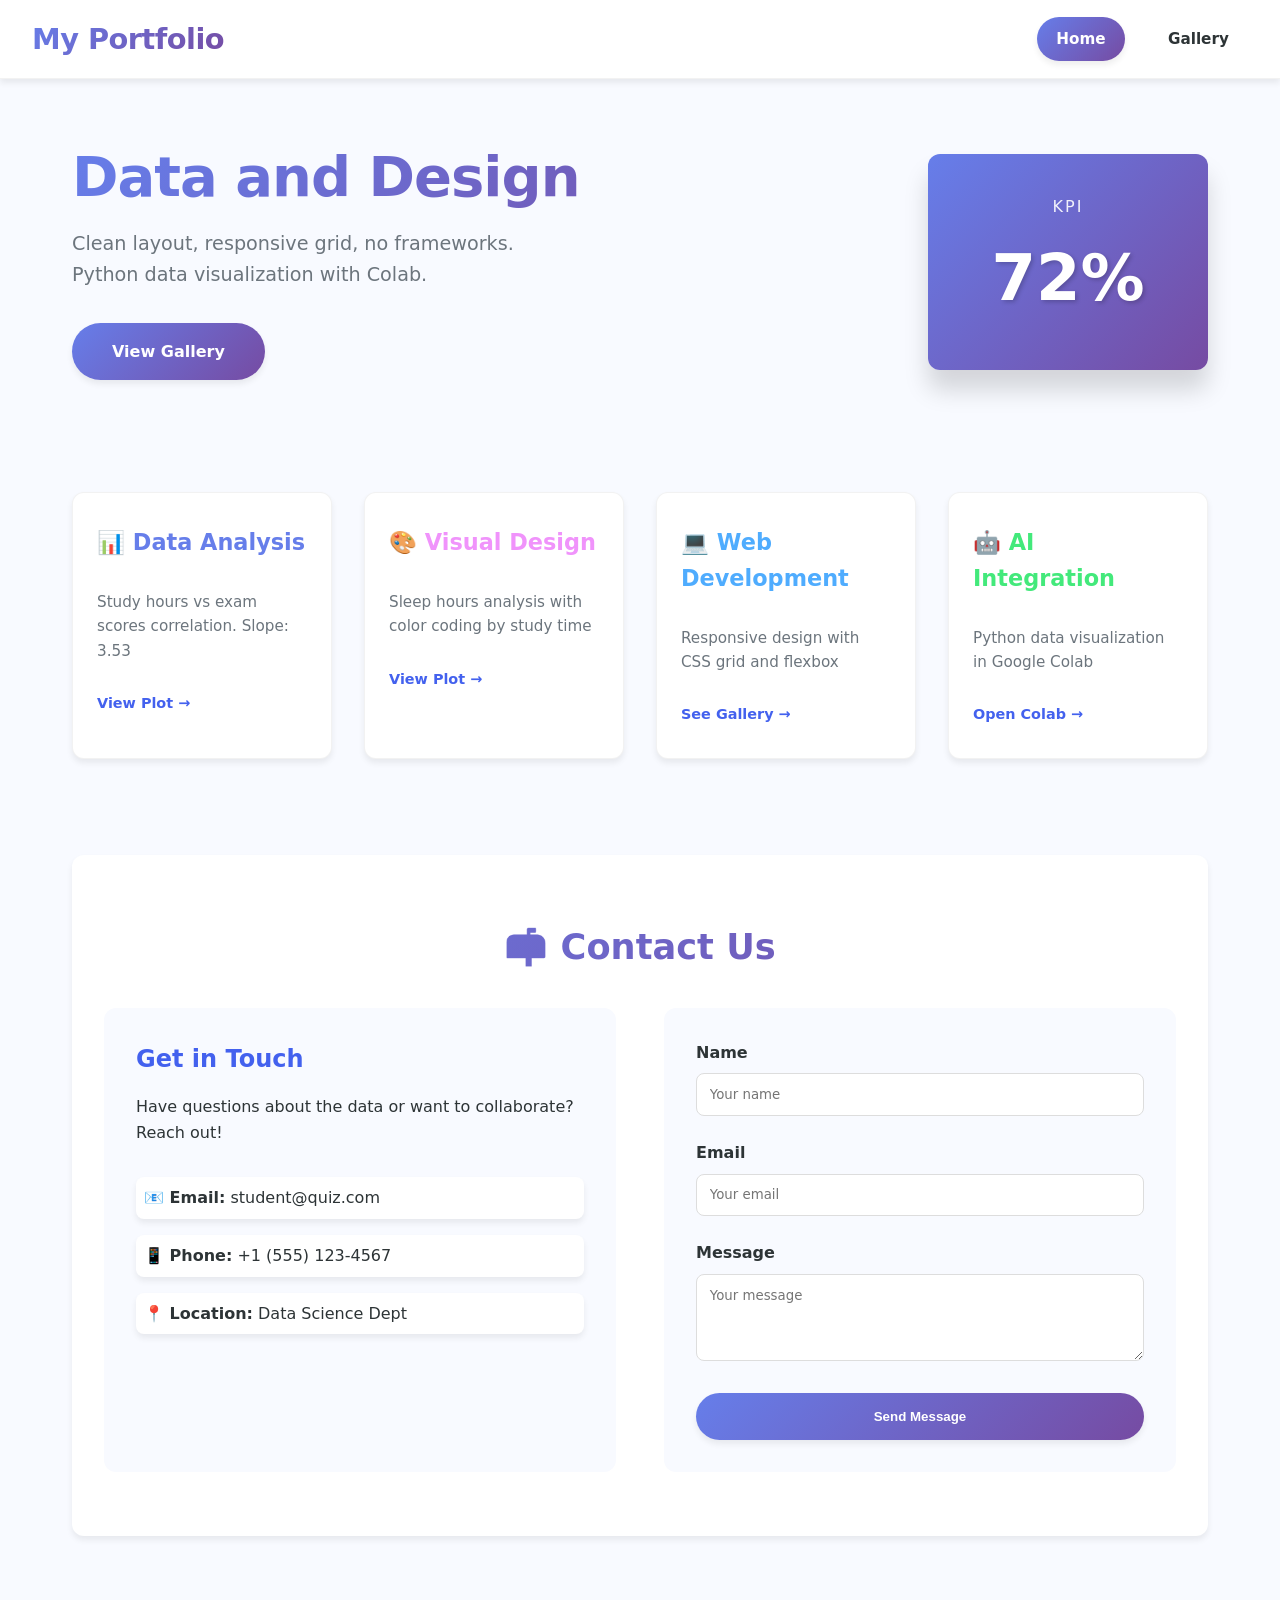
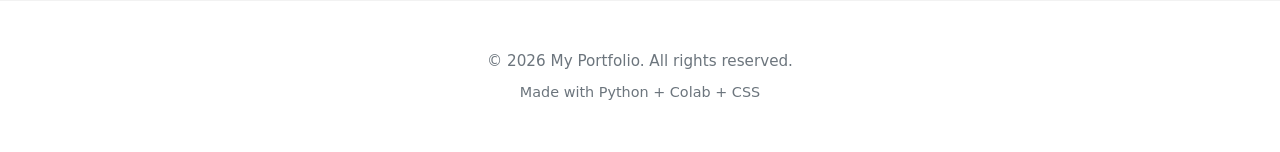
<file: index.html>
<!doctype html>
<html lang="en">
<head>
    <meta charset="UTF-8" />
    <meta name="viewport" content="width=device-width, initial-scale=1.0" />
    <title>Quiz Site - Home</title>
    <link rel="stylesheet" href="style.css" />
</head>
<body>
    <header class="header">
        <div class="logo">My Portfolio</div>
        <nav class="nav">
            <a href="index.html" class="active">Home</a>
            <a href="gallery.html">Gallery</a>
        </nav>
    </header>
    
    <main class="container">
        <!-- Hero Section -->
        <section class="hero">
            <div class="hero-text">
                <h1>Data and Design</h1>
                <p>Clean layout, responsive grid, no frameworks. Python data visualization with Colab.</p>
                <a class="btn" href="gallery.html">View Gallery</a>
            </div>
            <div class="hero-card">
                <p>KPI</p>
                <h2>72%</h2>
            </div>
        </section>
        
        <!-- Cards Grid Section -->
        <section class="grid">
            <div class="card">
                <h3>📊 Data Analysis</h3>
                <p>Study hours vs exam scores correlation. Slope: 3.53</p>
                <a href="gallery.html#study" class="card-link">View Plot →</a>
            </div>
            <div class="card">
                <h3>🎨 Visual Design</h3>
                <p>Sleep hours analysis with color coding by study time</p>
                <a href="gallery.html#sleep" class="card-link">View Plot →</a>
            </div>
            <div class="card">
                <h3>💻 Web Development</h3>
                <p>Responsive design with CSS grid and flexbox</p>
                <a href="gallery.html" class="card-link">See Gallery →</a>
            </div>
            <div class="card">
                <h3>🤖 AI Integration</h3>
                <p>Python data visualization in Google Colab</p>
                <a href="https://colab.research.google.com" target="_blank" class="card-link">Open Colab →</a>
            </div>
        </section>
        
        <!-- Contact Section -->
        <section class="contact-section">
            <h2 class="section-title">📬 Contact Us</h2>
            <div class="contact-container">
                <div class="contact-info">
                    <h3>Get in Touch</h3>
                    <p>Have questions about the data or want to collaborate? Reach out!</p>
                    <div class="contact-details">
                        <p><strong>📧 Email:</strong> student@quiz.com</p>
                        <p><strong>📱 Phone:</strong> +1 (555) 123-4567</p>
                        <p><strong>📍 Location:</strong> Data Science Dept</p>
                    </div>
                </div>
                
                <form class="contact-form">
                    <div class="form-group">
                        <label for="name">Name</label>
                        <input type="text" id="name" placeholder="Your name">
                    </div>
                    
                    <div class="form-group">
                        <label for="email">Email</label>
                        <input type="email" id="email" placeholder="Your email">
                    </div>
                    
                    <div class="form-group">
                        <label for="message">Message</label>
                        <textarea id="message" rows="4" placeholder="Your message"></textarea>
                    </div>
                    
                    <button type="submit" class="btn submit-btn">Send Message</button>
                </form>
            </div>
        </section>
    </main>
    
    <footer class="footer">
        <p>© 2026 My Portfolio. All rights reserved.</p>
        <p style="margin-top: 0.5rem; font-size: 0.9rem;">Made with Python + Colab + CSS</p>
    </footer>
</body>
</html>
</file>
<file: style.css>
/* RESET & BASE */
* { 
    margin: 0;
    padding: 0;
    box-sizing: border-box; 
}

body { 
    margin: 0; 
    font-family: 'Inter', 'Segoe UI', system-ui, sans-serif;
    line-height: 1.6;
    color: #2d3436;
    background: #f8faff;
}

/* Color Variables */
:root {
    --primary: #4361ee;
    --primary-dark: #3a56d4;
    --primary-light: #4895ef;
    --secondary: #f72585;
    --success: #06d6a0;
    --warning: #ffd166;
    --danger: #ef476f;
    --dark: #2d3436;
    --light: #f8f9fa;
    --gray: #6c757d;
    --gradient-1: linear-gradient(135deg, #667eea 0%, #764ba2 100%);
    --gradient-2: linear-gradient(135deg, #f093fb 0%, #f5576c 100%);
    --gradient-3: linear-gradient(135deg, #4facfe 0%, #00f2fe 100%);
    --gradient-4: linear-gradient(135deg, #43e97b 0%, #38f9d7 100%);
    --shadow-sm: 0 4px 6px rgba(0, 0, 0, 0.07);
    --shadow-md: 0 10px 15px rgba(0, 0, 0, 0.1);
    --shadow-lg: 0 20px 25px rgba(0, 0, 0, 0.15);
    --border-radius: 12px;
}

/* HEADER STYLES */
.header {
    padding: 1rem 2rem;
    background: white;
    border-bottom: 1px solid rgba(0, 0, 0, 0.05);
    position: sticky;
    top: 0;
    z-index: 100;
    box-shadow: var(--shadow-sm);
}

@media (min-width: 601px) {
    .header {
        display: flex;
        justify-content: space-between;
        align-items: center;
    }
}

.logo {
    font-size: 1.8rem;
    font-weight: 800;
    background: var(--gradient-1);
    -webkit-background-clip: text;
    -webkit-text-fill-color: transparent;
    text-align: center;
    margin-bottom: 1rem;
    letter-spacing: -0.5px;
}

@media (min-width: 601px) {
    .logo {
        margin-bottom: 0;
    }
}

.nav {
    display: flex;
    flex-direction: column;
    align-items: center;
    gap: 0.8rem;
}

@media (min-width: 601px) {
    .nav {
        flex-direction: row;
        gap: 1.5rem;
    }
}

.nav a {
    text-decoration: none;
    color: var(--dark);
    font-weight: 600;
    padding: 0.6rem 1.2rem;
    transition: all 0.3s ease;
    border-radius: 30px;
    font-size: 0.95rem;
}

.nav a:hover {
    background: var(--gradient-1);
    color: white;
    transform: translateY(-2px);
    box-shadow: var(--shadow-sm);
}

.nav a.active {
    background: var(--gradient-1);
    color: white;
    box-shadow: var(--shadow-sm);
}

/* CONTAINER */
.container { 
    width: 100%; 
    max-width: 1200px;
    margin: 0 auto; 
    padding: 0 2rem;
}

/* HERO SECTION */
.hero {
    display: flex;
    flex-direction: column;
    gap: 3rem;
    padding: 4rem 0;
}

@media (min-width: 601px) {
    .hero {
        flex-direction: row;
        justify-content: space-between;
        align-items: center;
    }
}

.hero-text {
    flex: 1.2;
}

.hero-text h1 {
    font-size: 3.5rem;
    font-weight: 800;
    margin-bottom: 1.2rem;
    background: var(--gradient-1);
    -webkit-background-clip: text;
    -webkit-text-fill-color: transparent;
    line-height: 1.2;
    letter-spacing: -1px;
}

.hero-text p {
    font-size: 1.2rem;
    color: var(--gray);
    margin-bottom: 2rem;
    max-width: 500px;
}

.hero-card {
    width: 100%;
    max-width: 280px;
    padding: 2.5rem 2rem;
    background: var(--gradient-1);
    border-radius: var(--border-radius);
    text-align: center;
    color: white;
    box-shadow: var(--shadow-lg);
}

@media (min-width: 601px) {
    .hero-card {
        margin-left: auto;
    }
}

.hero-card p {
    color: rgba(255, 255, 255, 0.9);
    font-size: 1rem;
    text-transform: uppercase;
    letter-spacing: 2px;
    margin-bottom: 0.5rem;
}

.hero-card h2 {
    font-size: 4rem;
    font-weight: 800;
    margin-top: 0.5rem;
    text-shadow: 2px 2px 4px rgba(0,0,0,0.2);
}

/* GRID SECTION */
.grid {
    display: grid;
    grid-template-columns: 1fr;
    gap: 2rem;
    padding: 3rem 0;
}

@media (min-width: 601px) and (max-width: 900px) {
    .grid {
        grid-template-columns: repeat(2, 1fr);
    }
}

@media (min-width: 901px) {
    .grid {
        grid-template-columns: repeat(4, 1fr);
    }
}

.card {
    background: white;
    padding: 2rem 1.5rem;
    border-radius: var(--border-radius);
    box-shadow: var(--shadow-sm);
    transition: all 0.4s ease;
    display: flex;
    flex-direction: column;
    gap: 0.8rem;
    border: 1px solid rgba(0, 0, 0, 0.05);
}

.card:hover {
    transform: translateY(-10px);
    box-shadow: var(--shadow-lg);
}

.card h3 {
    font-size: 1.4rem;
    font-weight: 700;
    margin-bottom: 0.5rem;
}

.card:nth-child(1) h3 { color: #667eea; }
.card:nth-child(2) h3 { color: #f093fb; }
.card:nth-child(3) h3 { color: #4facfe; }
.card:nth-child(4) h3 { color: #43e97b; }

.card p {
    color: var(--gray);
    font-size: 0.95rem;
    margin: 0.5rem 0;
}

.card-link {
    display: inline-block;
    color: var(--primary);
    text-decoration: none;
    font-weight: 600;
    font-size: 0.9rem;
    margin-top: 0.5rem;
    transition: all 0.3s ease;
}

.card-link:hover {
    color: var(--secondary);
    transform: translateX(5px);
}

/* BUTTON STYLES */
.btn {
    display: inline-block;
    padding: 1rem 2.5rem;
    background: var(--gradient-1);
    color: white;
    text-decoration: none;
    border-radius: 30px;
    font-weight: 600;
    transition: all 0.3s ease;
    border: none;
    cursor: pointer;
    box-shadow: var(--shadow-sm);
}

.btn:hover {
    transform: translateY(-2px);
    box-shadow: var(--shadow-lg);
}

/* CONTACT SECTION */
.contact-section {
    padding: 4rem 0;
    background: white;
    border-radius: var(--border-radius);
    margin: 3rem 0;
    box-shadow: var(--shadow-sm);
}

.section-title {
    font-size: 2.2rem;
    font-weight: 700;
    text-align: center;
    margin-bottom: 2rem;
    background: var(--gradient-1);
    -webkit-background-clip: text;
    -webkit-text-fill-color: transparent;
}

.contact-container {
    display: grid;
    grid-template-columns: 1fr 1fr;
    gap: 3rem;
    padding: 0 2rem;
}

.contact-info {
    padding: 2rem;
    background: #f8faff;
    border-radius: var(--border-radius);
}

.contact-info h3 {
    font-size: 1.5rem;
    margin-bottom: 1rem;
    color: var(--primary);
}

.contact-details {
    margin-top: 2rem;
}

.contact-details p {
    margin: 1rem 0;
    padding: 0.5rem;
    background: white;
    border-radius: 8px;
    box-shadow: var(--shadow-sm);
}

.contact-form {
    padding: 2rem;
    background: #f8faff;
    border-radius: var(--border-radius);
}

.form-group {
    margin-bottom: 1.5rem;
}

.form-group label {
    display: block;
    margin-bottom: 0.5rem;
    font-weight: 600;
    color: var(--dark);
}

.form-group input,
.form-group textarea {
    width: 100%;
    padding: 0.8rem;
    border: 1px solid #ddd;
    border-radius: 8px;
    font-family: inherit;
    transition: border-color 0.3s ease;
}

.form-group input:focus,
.form-group textarea:focus {
    outline: none;
    border-color: var(--primary);
}

.submit-btn {
    width: 100%;
    padding: 1rem;
}

/* FOOTER */
.footer {
    padding: 3rem 2rem;
    text-align: center;
    border-top: 1px solid rgba(0, 0, 0, 0.05);
    margin-top: 4rem;
    background: white;
    color: var(--gray);
    font-size: 0.95rem;
}

/* RESPONSIVE */
@media (max-width: 600px) {
    .contact-container {
        grid-template-columns: 1fr;
        gap: 2rem;
        padding: 0 1rem;
    }
    
    .hero-text h1 {
        font-size: 2.5rem;
    }
    
    .container {
        padding: 0 1rem;
    }
    
    .hero-card {
        margin: 0 auto;
    }
}
</file>
